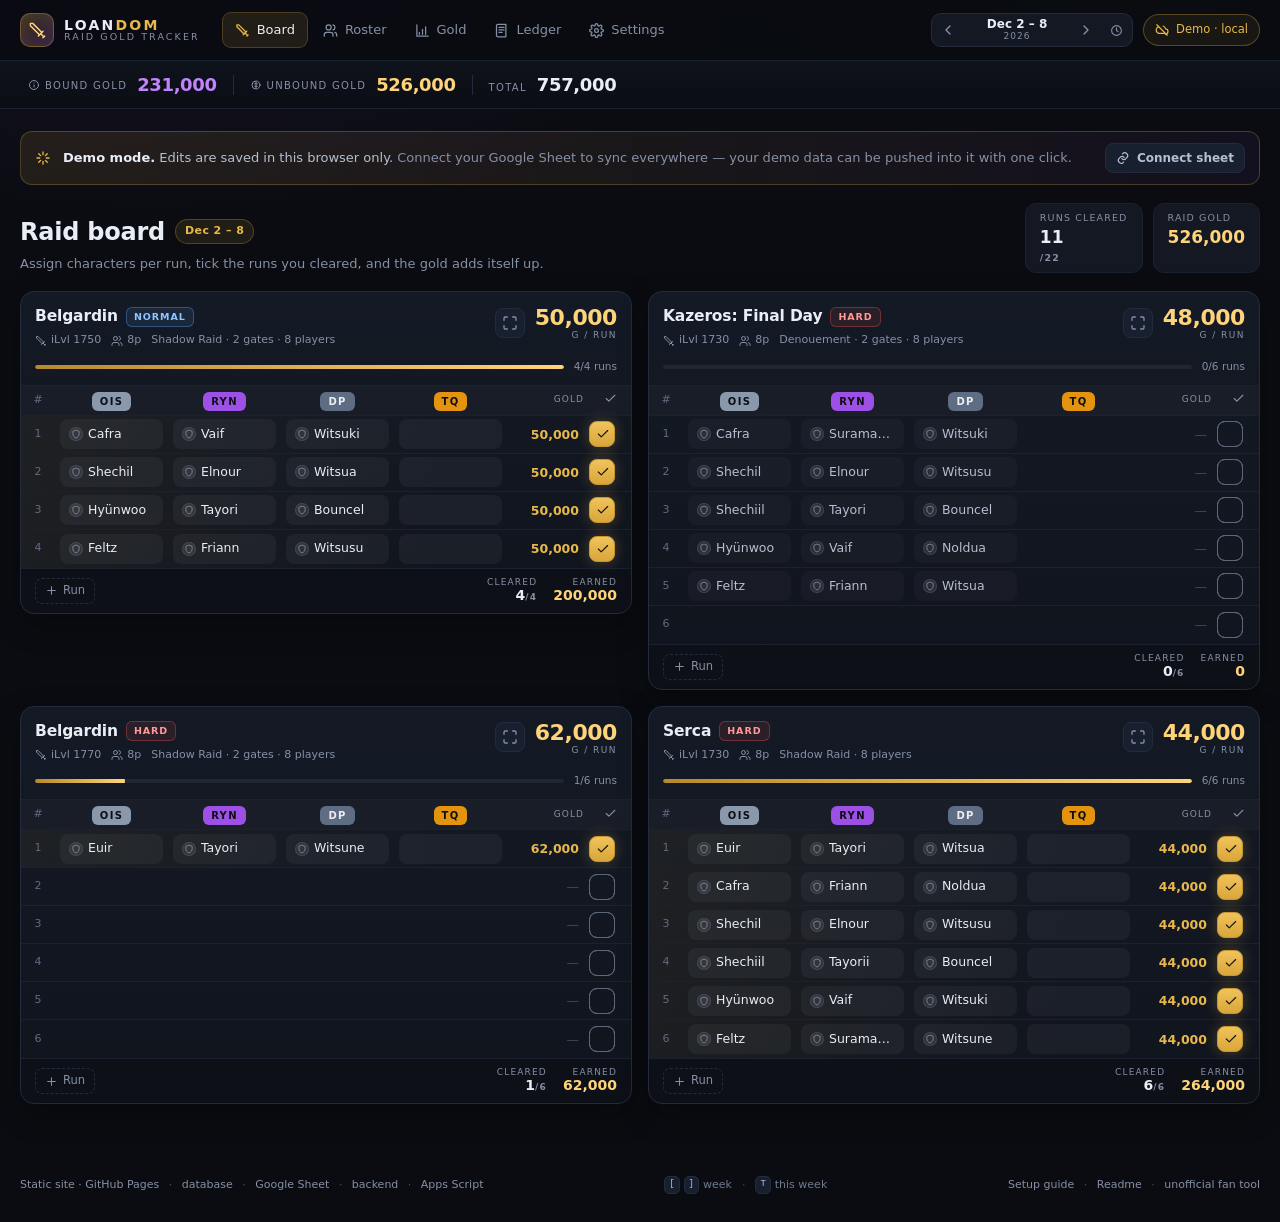
<file: index.html>
<!doctype html>
<html lang="en" data-build="6">
  <head>
    <meta charset="utf-8" />
    <meta name="viewport" content="width=device-width, initial-scale=1" />
    <title>LOANDOM — Lost Ark raid gold tracker</title>
    <meta
      name="description"
      content="Weekly Lost Ark raid gold tracker and character raid planner. Static site on GitHub Pages, database in a Google Sheet, no server required."
    />
    <meta name="theme-color" content="#0a0c11" />
    <meta name="color-scheme" content="dark" />
    <meta property="og:title" content="LOANDOM — Lost Ark raid gold tracker" />
    <meta
      property="og:description"
      content="Track raid gold, bound vs unbound, and who runs what this week. Google Sheet as the database, GitHub Pages as the host."
    />
    <meta property="og:type" content="website" />
    <link rel="icon" href="assets/favicon.svg" type="image/svg+xml" />
    <link rel="icon" href="favicon.ico" sizes="32x32" />
    <link rel="apple-touch-icon" href="assets/icon-180.png" />
    <meta name="apple-mobile-web-app-capable" content="yes" />
    <meta name="apple-mobile-web-app-title" content="LOANDOM" />
    <meta name="mobile-web-app-capable" content="yes" />
    <link rel="manifest" href="manifest.webmanifest" />
    <link rel="preconnect" href="https://drive.google.com" />
    <link rel="preconnect" href="https://drive.usercontent.google.com" />
    <link rel="dns-prefetch" href="https://drive.google.com" />
    <link rel="stylesheet" href="assets/css/app.css" />
    <link rel="modulepreload" href="assets/js/store.js" />
    <link rel="modulepreload" href="assets/js/ui.js" />
    <link rel="modulepreload" href="assets/js/views/board.js" />
  </head>
  <body data-route="board">
    <a class="skip-link" href="#view">Skip to content</a>

    <header class="topbar">
      <div class="topbar-inner">
        <a class="brand" href="#/board" aria-label="LOANDOM — raid board">
          <span class="brand-mark">
            <svg width="19" height="19" viewBox="0 0 24 24" fill="none" stroke="currentColor" stroke-width="1.8" stroke-linecap="round" stroke-linejoin="round" aria-hidden="true">
              <path d="M14.5 17.5 3 6V3h3l11.5 11.5" />
              <path d="m13 19 6-6" />
              <path d="m16 16 4 4" />
              <path d="m19 21 2-2" />
            </svg>
          </span>
          <span class="brand-text">
            <span class="brand-name">LOAN<em>DOM</em></span>
            <span class="brand-sub">raid gold tracker</span>
          </span>
        </a>

        <nav class="nav" id="nav" aria-label="Sections"></nav>

        <div class="topbar-right">
          <div class="weeknav" id="weeknav"></div>
          <div id="sync-pill"></div>
        </div>
      </div>
      <div class="syncbar" aria-hidden="true"><span></span></div>
    </header>

    <div class="totals" id="totals" aria-live="polite"></div>

    <div class="alert-slot" id="sync-alert"></div>

    <main class="view" id="view" tabindex="-1">
      <div class="boot-skeleton" role="status" aria-live="polite">
        <p class="boot-line"><span class="spinner" style="--sp:14px" aria-hidden="true"></span>Loading your week…</p>
        <div class="skeleton-grid" aria-hidden="true">
          <div class="sk-card">
            <div class="sk-row"><span class="sk title"></span><span class="sk pill" style="margin-left:auto"></span></div>
            <div class="sk-row"><span class="sk short"></span><span class="sk"></span></div>
            <div class="sk-row"><span class="sk"></span><span class="sk"></span><span class="sk"></span></div>
            <div class="sk-row"><span class="sk"></span><span class="sk"></span><span class="sk"></span></div>
          </div>
          <div class="sk-card">
            <div class="sk-row"><span class="sk title"></span><span class="sk pill" style="margin-left:auto"></span></div>
            <div class="sk-row"><span class="sk short"></span><span class="sk"></span></div>
            <div class="sk-row"><span class="sk"></span><span class="sk"></span><span class="sk"></span></div>
            <div class="sk-row"><span class="sk"></span><span class="sk"></span><span class="sk"></span></div>
          </div>
        </div>
      </div>
    </main>

    <footer class="foot">
      <span>
        Static site · GitHub Pages
        <span class="dot">·</span>
        database
        <span class="dot">·</span>
        Google Sheet
        <span class="dot">·</span>
        backend
        <span class="dot">·</span>
        Apps Script
      </span>
      <span class="foot-keys">
        <kbd>[</kbd> <kbd>]</kbd> week
        <span class="dot">·</span>
        <kbd>T</kbd> this week
      </span>
      <span>
        <a href="SETUP.md">Setup guide</a>
        <span class="dot">·</span>
        <a href="README.md">Readme</a>
        <span class="dot">·</span>
        unofficial fan tool
      </span>
    </footer>

    <div id="overlay"></div>
    <div id="toasts" role="status" aria-live="polite" aria-relevant="additions" aria-atomic="false"></div>

    <noscript>
      <div style="max-width: 560px; margin: 80px auto; padding: 24px; border: 1px solid #232c3d; border-radius: 14px; font-family: system-ui; color: #e9edf6; background: #131822">
        <h1 style="font-size: 18px; margin-bottom: 8px">JavaScript is required</h1>
        <p style="color: #8590a6; font-size: 13px">
          LOANDOM is a static app that reads and writes a Google Sheet. Enable JavaScript and reload the page.
        </p>
      </div>
    </noscript>

    <script>
      /* Paint the last view before the ES modules arrive, so a reload shows the
         real board instead of a loading state. The app re-renders over it a
         moment later; if the build, route or week do not match, the skeleton
         stays. Bump data-build on <html> when the shell markup changes. */
      (function () {
        try {
          var raw = null;
          try {
            raw = sessionStorage.getItem('loandom.boot.v1') || localStorage.getItem('loandom.boot.v1');
          } catch (error) {
            raw = null;
          }
          if (!raw) return;
          var saved = JSON.parse(raw);
          if (!saved || !saved.views || !saved.at) return;
          if (saved.build !== document.documentElement.getAttribute('data-build')) return;
          if (Date.now() - saved.at > 12 * 60 * 60 * 1000) return;

          var route = location.hash.replace(/^#\/?/, '').split('/')[0] || 'board';
          var urlWeek = new URLSearchParams(location.search).get('w') || '';
          var sameWeek = !urlWeek || urlWeek === saved.week;
          var cachedView = saved.views[route];

          var put = function (id, html) {
            if (!html) return;
            var el = document.getElementById(id);
            if (el) el.innerHTML = html;
          };

          put('nav', saved.nav);
          put('sync-pill', saved.pill);
          if (sameWeek) {
            put('weeknav', saved.weeknav);
            put('totals', saved.totals);
          }
          if (sameWeek && cachedView) {
            put('view', cachedView);
            document.documentElement.setAttribute('data-restored', '1');
          }
        } catch (error) {
          /* private mode or a corrupt cache: the skeleton stays */
        }
      })();
    </script>

    <script type="module" src="assets/js/app.js"></script>

    <script>
      /* Registered during parse, not on load: the cache starts warming while
         the page is still being parsed. A new worker that takes over an
         already-controlled page is an update; the first claim is not. */
      if ('serviceWorker' in navigator) {
        var loandomControlled = Boolean(navigator.serviceWorker.controller);
        navigator.serviceWorker.addEventListener('controllerchange', function () {
          if (!loandomControlled) {
            loandomControlled = true;
            return;
          }
          window.__loandomUpdate = true;
          window.dispatchEvent(new Event('loandom:update'));
        });
        navigator.serviceWorker.addEventListener('message', function (event) {
          if (event.data && event.data.type === 'shell-updated') {
            window.__loandomUpdate = true;
            window.dispatchEvent(new Event('loandom:update'));
          }
        });
        navigator.serviceWorker.register('sw.js', { updateViaCache: 'none' }).catch(function () {});
      }
    </script>
  </body>
</html>
</file>
<file: assets/css/app.css>
/* ==========================================================================
   LOANDOM — dark, gold-accented, dense but breathable.
   Single stylesheet, no framework, no build step.
   ========================================================================== */

:root {
  --bg: #0a0c11;
  --bg-soft: #0d1017;
  --panel: #131822;
  --panel-2: #182030;
  --panel-3: #1e2739;
  --line: #232c3d;
  --line-soft: #1a2230;
  --text: #e9edf6;
  --text-dim: #b6bfd0;
  --muted: #8590a6;
  --gold: #e8b84b;
  --gold-bright: #ffd479;
  --gold-deep: #b8892b;
  --violet: #a855f7;
  --violet-soft: #c084fc;
  --red: #f0554f;
  --green: #3ddc97;
  --blue: #5aa9f8;
  --radius: 14px;
  --radius-sm: 9px;
  --shadow: 0 18px 45px rgba(0, 0, 0, 0.45);
  --font: "Inter", ui-sans-serif, system-ui, -apple-system, "Segoe UI", Roboto, "Helvetica Neue", Arial, sans-serif;
  --mono: ui-monospace, "SF Mono", "Cascadia Code", Consolas, monospace;
}

* { box-sizing: border-box; }

html { color-scheme: dark; }

button, a, input, select, textarea, summary, label {
  touch-action: manipulation;
  -webkit-tap-highlight-color: rgba(232, 184, 75, 0.16);
}

.sr-only {
  position: absolute; width: 1px; height: 1px; margin: -1px; padding: 0;
  overflow: hidden; clip: rect(0 0 0 0); clip-path: inset(50%); white-space: nowrap; border: 0;
}

body {
  margin: 0;
  font-family: var(--font);
  font-size: 14px;
  line-height: 1.5;
  color: var(--text);
  background:
    radial-gradient(1100px 600px at 12% -10%, rgba(168, 85, 247, 0.10), transparent 60%),
    radial-gradient(900px 500px at 88% -15%, rgba(232, 184, 75, 0.09), transparent 60%),
    var(--bg);
  min-height: 100vh;
  -webkit-font-smoothing: antialiased;
}

body.has-overlay { overflow: hidden; }

a { color: inherit; text-decoration: none; }
button { font: inherit; color: inherit; }
h1, h2, h3, h4 { margin: 0; font-weight: 650; letter-spacing: -0.01em; }
h1, h2 { text-wrap: balance; }
p { margin: 0; }
code { font-family: var(--mono); font-size: 0.92em; background: rgba(255, 255, 255, 0.06); padding: 1px 5px; border-radius: 5px; }
kbd {
  font-family: var(--mono); font-size: 10px; padding: 1px 5px; border-radius: 5px;
  border: 1px solid var(--line); background: var(--panel-2); color: var(--text-dim);
}
svg.i { flex: none; display: inline-block; vertical-align: -2px; }

::selection { background: rgba(232, 184, 75, 0.3); }

::-webkit-scrollbar { width: 10px; height: 10px; }
::-webkit-scrollbar-track { background: transparent; }
::-webkit-scrollbar-thumb { background: #2a3448; border-radius: 99px; border: 2px solid var(--bg); }
::-webkit-scrollbar-thumb:hover { background: #354158; }

:focus-visible { outline: 2px solid var(--gold); outline-offset: 2px; }

/* Sticky topbar (60px) plus totals (~36px) must not cover a focused or
   deep-linked element. */
#view, #view [id], .view-head, .panel, section[id], h1, h2, h3 { scroll-margin-top: 104px; }

.skip-link {
  position: absolute; left: -9999px; top: 8px; z-index: 100;
  padding: 8px 14px; border-radius: 8px; background: var(--gold); color: #12100a; font-weight: 650;
}
.skip-link:focus { left: 12px; }

/* ------------------------------------------------------------------ shell */

.topbar {
  position: sticky; top: 0; z-index: 40;
  background: rgba(9, 11, 16, 0.82);
  backdrop-filter: blur(14px);
  border-bottom: 1px solid var(--line-soft);
}

.topbar-inner {
  max-width: 1480px; margin: 0 auto; padding: 0 20px;
  height: 60px; display: flex; align-items: center; gap: 22px;
}

.brand { display: flex; align-items: center; gap: 10px; flex: none; }
.brand-mark {
  width: 34px; height: 34px; border-radius: 10px; display: grid; place-items: center;
  background: linear-gradient(145deg, rgba(232, 184, 75, 0.22), rgba(168, 85, 247, 0.22));
  border: 1px solid rgba(232, 184, 75, 0.35); color: var(--gold-bright);
  box-shadow: inset 0 0 18px rgba(232, 184, 75, 0.12);
}
.brand-text { display: flex; flex-direction: column; line-height: 1.05; }
.brand-name { font-weight: 750; letter-spacing: 0.16em; font-size: 14px; }
.brand-name em { font-style: normal; color: var(--gold); }
.brand-sub { font-size: 9.5px; letter-spacing: 0.22em; text-transform: uppercase; color: var(--muted); }

.nav { display: flex; align-items: center; gap: 2px; overflow-x: auto; scrollbar-width: none; }
.nav::-webkit-scrollbar { display: none; }
.nav-link {
  display: inline-flex; align-items: center; gap: 7px; padding: 7px 12px; border-radius: 9px;
  color: var(--muted); font-size: 13px; font-weight: 500; white-space: nowrap;
  border: 1px solid transparent; transition: color 0.15s, background 0.15s;
}
.nav-link:hover { color: var(--text); background: rgba(255, 255, 255, 0.04); }
.nav-link.is-active { color: var(--text); background: rgba(232, 184, 75, 0.10); border-color: rgba(232, 184, 75, 0.22); }
.nav-link.is-active svg { color: var(--gold); }

.topbar-right { margin-left: auto; display: flex; align-items: center; gap: 10px; }

.weeknav { display: flex; align-items: center; gap: 2px; background: var(--panel); border: 1px solid var(--line); border-radius: 10px; padding: 2px; }
.week-arrow, .week-today {
  width: 28px; height: 28px; display: grid; place-items: center; border: 0; background: transparent;
  color: var(--muted); border-radius: 7px; cursor: pointer;
}
.week-arrow:hover, .week-today:hover { background: var(--panel-2); color: var(--text); }
.week-now {
  border: 0; background: transparent; padding: 0 6px;
  display: flex; flex-direction: column; align-items: center; line-height: 1.1; min-width: 106px;
}
.week-now-label { font-size: 12px; font-weight: 600; color: var(--text); white-space: nowrap; }
.week-now-year { font-size: 9px; letter-spacing: 0.12em; color: var(--muted); }

.sync-pill {
  display: inline-flex; align-items: center; gap: 7px; height: 32px; padding: 0 11px;
  border-radius: 99px; border: 1px solid var(--line); background: var(--panel);
  font-size: 11.5px; color: var(--text-dim); cursor: pointer; white-space: nowrap;
}
.sync-pill:hover { border-color: #33405a; }
.sync-pill.is-on { color: var(--green); border-color: rgba(61, 220, 151, 0.28); background: rgba(61, 220, 151, 0.07); }
.sync-pill.is-demo { color: var(--gold); border-color: rgba(232, 184, 75, 0.3); background: rgba(232, 184, 75, 0.07); }
.sync-pill.is-saving { color: var(--blue); border-color: rgba(90, 169, 248, 0.3); background: rgba(90, 169, 248, 0.07); }
.sync-pill.is-readonly { color: var(--blue); border-color: rgba(90, 169, 248, 0.3); background: rgba(90, 169, 248, 0.07); }
.sync-pill.is-error { color: var(--red); border-color: rgba(240, 85, 79, 0.35); background: rgba(240, 85, 79, 0.08); }

/* ----------------------------------------------------------------- totals */

.totals {
  position: sticky; top: 60px; z-index: 35;
  background: linear-gradient(180deg, rgba(15, 19, 27, 0.96), rgba(11, 14, 20, 0.96));
  border-bottom: 1px solid var(--line-soft);
  backdrop-filter: blur(10px);
}
.totals-inner {
  max-width: 1480px; margin: 0 auto; padding: 8px 20px;
  display: flex; align-items: center; gap: 8px;
}
/* Scoped to the totals strip so .total never leaks onto .gold-card.total. */
.totals .total {
  border: 0; background: transparent; cursor: pointer; padding: 2px 8px; border-radius: 8px;
  display: flex; align-items: baseline; gap: 10px; text-align: left;
}
.totals .total:hover { background: rgba(255, 255, 255, 0.035); }
.totals .total-label { font-size: 10px; letter-spacing: 0.13em; text-transform: uppercase; color: var(--muted); display: inline-flex; align-items: center; gap: 5px; }
.totals .total strong { font-size: 18px; font-variant-numeric: tabular-nums; letter-spacing: -0.02em; }
.totals .total-bound strong { color: var(--violet-soft); }
.totals .total-unbound strong { color: var(--gold-bright); }
.totals .total-sum strong { color: var(--text); }
.totals .total-sep { width: 1px; height: 20px; background: var(--line); }

/* ------------------------------------------------------------------ view */

.view { max-width: 1480px; margin: 0 auto; padding: 22px 20px 72px; }

.view-head { display: flex; align-items: flex-end; justify-content: space-between; gap: 24px; margin-bottom: 18px; flex-wrap: wrap; }
.view-head h1 { font-size: 24px; display: flex; align-items: center; gap: 10px; flex-wrap: wrap; }
.view-head p { color: var(--muted); font-size: 13px; margin-top: 4px; max-width: 70ch; }
.week-chip {
  font-size: 11px; font-weight: 600; letter-spacing: 0.04em; color: var(--gold);
  background: rgba(232, 184, 75, 0.1); border: 1px solid rgba(232, 184, 75, 0.25);
  padding: 3px 9px; border-radius: 99px; vertical-align: middle;
}
.head-stats { display: flex; gap: 10px; }
.head-stat {
  background: var(--panel); border: 1px solid var(--line-soft); border-radius: 11px;
  padding: 7px 14px; min-width: 92px;
}
.head-stat span { display: block; font-size: 9.5px; letter-spacing: 0.12em; text-transform: uppercase; color: var(--muted); }
.head-stat strong { font-size: 17px; font-variant-numeric: tabular-nums; }
.head-actions { display: flex; gap: 8px; }

.gold-text { color: var(--gold-bright); }
.violet-text { color: var(--violet-soft); }
.muted { color: var(--muted); }
.dash { color: #4b566c; }

/* ----------------------------------------------------------------- banner */

.banner {
  display: flex; align-items: center; gap: 12px; padding: 11px 14px; margin-bottom: 18px;
  border-radius: 12px; border: 1px solid rgba(232, 184, 75, 0.25);
  background: linear-gradient(90deg, rgba(232, 184, 75, 0.10), rgba(168, 85, 247, 0.06));
  font-size: 13px; color: var(--text-dim);
}
.banner-icon { color: var(--gold); display: grid; place-items: center; }
.banner strong { color: var(--text); }
.banner .btn { margin-left: auto; }
.banner-readonly {
  border-color: rgba(90, 169, 248, 0.28);
  background: linear-gradient(90deg, rgba(90, 169, 248, 0.10), rgba(168, 85, 247, 0.04));
}
.banner-readonly .banner-icon { color: var(--blue); }

/* ---------------------------------------------------------------- buttons */

.btn {
  display: inline-flex; align-items: center; justify-content: center; gap: 7px;
  height: 36px; padding: 0 14px; border-radius: 10px; cursor: pointer;
  background: var(--panel-2); border: 1px solid var(--line); color: var(--text-dim);
  font-size: 13px; font-weight: 550; white-space: nowrap;
  transition: background 0.15s, border-color 0.15s, color 0.15s, transform 0.06s;
}
.btn:hover { background: var(--panel-3); color: var(--text); border-color: #33405a; }
.btn:active { transform: translateY(1px); }
.btn:disabled { opacity: 0.55; cursor: default; }
.btn.primary {
  background: linear-gradient(180deg, #f0c35b, #d9a63a); border-color: #c9962c;
  color: #151208; font-weight: 650; box-shadow: 0 6px 18px rgba(232, 184, 75, 0.16);
}
.btn.primary:hover { background: linear-gradient(180deg, #ffd479, #e5b344); color: #151208; }
.btn.ghost { background: transparent; }
.btn.ghost:hover { background: rgba(255, 255, 255, 0.05); }
.btn.danger { background: rgba(240, 85, 79, 0.14); border-color: rgba(240, 85, 79, 0.4); color: #ff9a95; }
.btn.danger:hover { background: rgba(240, 85, 79, 0.22); }
.btn.small { height: 30px; padding: 0 10px; font-size: 12px; border-radius: 8px; }
.danger-text { color: #f08a85; }
.danger-text:hover { color: #ffb1ad; }

.icon-btn {
  width: 34px; height: 34px; display: grid; place-items: center; border-radius: 9px;
  border: 1px solid var(--line); background: var(--panel-2); color: var(--muted); cursor: pointer;
}
.icon-btn:hover { color: var(--text); background: var(--panel-3); }

.mini {
  width: 24px; height: 24px; display: inline-grid; place-items: center; border-radius: 7px;
  border: 1px solid transparent; background: transparent; color: var(--muted); cursor: pointer;
}
.mini:hover { background: rgba(255, 255, 255, 0.07); color: var(--text); border-color: var(--line); }
.mini.danger:hover { color: #ff9a95; border-color: rgba(240, 85, 79, 0.4); background: rgba(240, 85, 79, 0.12); }
.link-btn {
  display: inline-flex; align-items: center; gap: 5px; border: 0; background: transparent;
  color: var(--gold); font-size: 12px; cursor: pointer; padding: 2px 0;
}
.link-btn:hover { color: var(--gold-bright); text-decoration: underline; }

/* --------------------------------------------------------------- controls */

.field { display: flex; flex-direction: column; gap: 5px; min-width: 0; }
.field > span { font-size: 11px; letter-spacing: 0.06em; text-transform: uppercase; color: var(--muted); font-weight: 600; }
.field > small { font-size: 11px; color: var(--muted); }
.field.grow { flex: 1; min-width: 140px; }
.field.span2, .form-grid > .span2 { grid-column: span 2; }
.field-actions { justify-content: flex-end; flex-direction: row; align-items: center; }

input, select, textarea {
  height: 36px; padding: 0 10px; border-radius: 9px; border: 1px solid var(--line);
  background: var(--bg-soft); color: var(--text); font-size: 13px; min-width: 0;
  transition: border-color 0.15s, background 0.15s;
}
input:hover, select:hover { border-color: #33405a; }
input:focus, select:focus, textarea:focus { outline: none; border-color: var(--gold); background: #0b0e15; box-shadow: 0 0 0 3px rgba(232, 184, 75, 0.12); }
input::placeholder { color: #5b6579; }
select { appearance: none; background-image: linear-gradient(45deg, transparent 50%, var(--muted) 50%), linear-gradient(135deg, var(--muted) 50%, transparent 50%); background-position: calc(100% - 14px) 15px, calc(100% - 9px) 15px; background-size: 5px 5px; background-repeat: no-repeat; padding-right: 26px; }
input[type="color"] { width: 34px; height: 34px; padding: 3px; cursor: pointer; }
input[type="checkbox"] { width: 16px; height: 16px; accent-color: var(--gold); }

.cell-input { height: 30px; padding: 0 8px; font-size: 12.5px; border-radius: 7px; background: transparent; border-color: transparent; }
.cell-input:hover { background: var(--bg-soft); border-color: var(--line); }
.cell-input:focus { background: var(--bg-soft); }
.w-xs { width: 64px; }
.w-sm { width: 120px; }
.w-md { width: 92px; }

.form-grid { display: grid; grid-template-columns: repeat(2, minmax(0, 1fr)); gap: 12px; }
.form-grid.compact { grid-template-columns: repeat(6, minmax(0, 1fr)); align-items: end; margin-top: 14px; }
.form-grid.compact .btn { grid-column: span 1; }
.check-field { display: inline-flex; align-items: center; gap: 8px; font-size: 13px; color: var(--text-dim); }
.inline-fields { display: flex; gap: 10px; }
.inline-fields .field { width: 110px; }

.input-with-action { display: flex; gap: 6px; }
.input-with-action input { flex: 1; min-width: 0; }
.input-with-action .btn { height: 36px; flex: none; }
.input-with-action .icon-btn { width: 36px; height: 36px; flex: none; }

.secret-row { display: flex; gap: 8px; margin-top: 10px; }
.secret-input { flex: 1; min-width: 0; font-family: var(--mono); font-size: 12.5px; letter-spacing: 0.02em; }

.access-block {
  display: flex; flex-direction: column; gap: 8px;
  padding: 13px 15px; border-top: 1px solid var(--line-soft);
  background: linear-gradient(180deg, rgba(61, 220, 151, 0.05), transparent);
}
.access-head { display: flex; align-items: center; gap: 8px; }
.access-head h3 { font-size: 12.5px; margin-right: auto; display: flex; align-items: center; gap: 6px; }
.access-head h3 svg { color: var(--green); }
.access-block p { font-size: 11.5px; max-width: 72ch; }
.inline-actions { display: flex; flex-wrap: wrap; gap: 8px; }
.tiny-note { color: var(--muted); font-size: 10.5px; }

/* -------------------------------------------------------- class picker */
.class-picker { display: block; min-width: 0; margin: 0; padding: 0; border: 0; }
.class-picker legend {
  padding: 0; margin-bottom: 5px; font-size: 11px; letter-spacing: 0.06em;
  text-transform: uppercase; color: var(--muted); font-weight: 600;
}
.class-picker-note { margin: 0 0 7px; font-size: 11px; color: var(--muted); }
.class-picker-groups {
  display: grid; grid-template-columns: repeat(2, minmax(0, 1fr)); gap: 8px 14px;
  max-height: 270px; overflow: auto; overscroll-behavior: contain; scrollbar-gutter: stable;
  padding: 8px; border: 1px solid var(--line); border-radius: 10px;
  background: rgba(0, 0, 0, 0.14);
}
.class-group { min-width: 0; }
.class-group-label {
  display: block; margin: 0 0 3px 2px; font-size: 9.5px; font-weight: 700;
  letter-spacing: 0.09em; text-transform: uppercase; color: #77839a;
}
.class-group-grid { display: grid; grid-template-columns: repeat(auto-fill, minmax(132px, 1fr)); gap: 2px; }
.class-choice {
  position: relative; display: flex; align-items: center; gap: 7px; min-width: 0;
  padding: 4px 6px; border: 1px solid transparent; border-radius: 7px; cursor: pointer;
  color: var(--text-dim); transition: background 0.12s, border-color 0.12s, color 0.12s;
}
.class-choice:hover { background: rgba(255, 255, 255, 0.05); color: var(--text); }
.class-choice.is-selected {
  color: var(--text); border-color: color-mix(in srgb, var(--gold) 45%, transparent);
  background: color-mix(in srgb, var(--gold) 12%, transparent);
}
.class-choice input {
  position: absolute; width: 1px; height: 1px; margin: -1px; padding: 0; border: 0;
  overflow: hidden; clip: rect(0 0 0 0); clip-path: inset(50%); white-space: nowrap;
}
.class-choice:focus-within { outline: 2px solid var(--gold); outline-offset: 1px; }
.class-choice-icon { display: inline-flex; flex: none; }
.class-choice-name { min-width: 0; overflow: hidden; text-overflow: ellipsis; white-space: nowrap; font-size: 11.5px; font-weight: 600; }
.class-custom { display: flex; flex-direction: column; gap: 4px; margin-top: 8px; }
.class-custom > span { font-size: 10.5px; letter-spacing: 0.06em; text-transform: uppercase; color: var(--muted); font-weight: 600; }

@media (max-width: 620px) {
  .class-picker-groups { grid-template-columns: minmax(0, 1fr); max-height: 250px; }
  .class-group-grid { grid-template-columns: repeat(2, minmax(0, 1fr)); }
}

/* ----------------------------------------------------------------- chips */

.badge {
  display: inline-flex; align-items: center; gap: 4px; padding: 2px 7px; border-radius: 6px;
  font-size: 9.5px; font-weight: 700; letter-spacing: 0.1em; text-transform: uppercase;
  border: 1px solid var(--line); color: var(--muted); background: rgba(255, 255, 255, 0.03);
}
.badge.subtle { font-weight: 600; letter-spacing: 0.06em; }
.diff-normal { color: #8ec5ff; border-color: rgba(90, 169, 248, 0.35); background: rgba(90, 169, 248, 0.1); }
.diff-hard { color: #ff9a95; border-color: rgba(240, 85, 79, 0.35); background: rgba(240, 85, 79, 0.1); }
.diff-nightmare { color: var(--violet-soft); border-color: rgba(168, 85, 247, 0.4); background: rgba(168, 85, 247, 0.12); }
.diff-solo { color: #b8c2d4; border-color: var(--line); }

.pill {
  display: inline-flex; align-items: center; gap: 7px; padding: 4px 10px; border-radius: 99px;
  font-size: 11px; font-weight: 600; border: 1px solid var(--line); color: var(--muted);
}
.pill-dot { width: 7px; height: 7px; border-radius: 99px; background: currentColor; box-shadow: 0 0 8px currentColor; }
.pill.is-on { color: var(--green); border-color: rgba(61, 220, 151, 0.3); background: rgba(61, 220, 151, 0.07); }
.pill.is-demo { color: var(--gold); border-color: rgba(232, 184, 75, 0.3); background: rgba(232, 184, 75, 0.07); }
.pill.is-error { color: var(--red); border-color: rgba(240, 85, 79, 0.35); background: rgba(240, 85, 79, 0.08); }

/* ----------------------------------------------------------------- board */

.raid-grid { display: grid; grid-template-columns: repeat(2, minmax(0, 1fr)); gap: 16px; align-items: start; }

.raid {
  background: linear-gradient(180deg, #141a25 0%, #10141d 100%);
  border: 1px solid var(--line); border-radius: var(--radius);
  overflow: hidden; box-shadow: 0 10px 30px rgba(0, 0, 0, 0.28);
  display: flex; flex-direction: column;
}
.raid.is-inactive { opacity: 0.55; }

.raid-head { display: flex; align-items: flex-start; justify-content: space-between; gap: 12px; padding: 13px 14px 10px; }
.raid-headline { min-width: 0; }
.raid-title { display: flex; align-items: center; gap: 8px; flex-wrap: wrap; }
.raid-title h2 { font-size: 15.5px; }
.raid-meta { display: flex; align-items: center; gap: 10px; flex-wrap: wrap; margin-top: 4px; font-size: 11px; color: var(--muted); }
.meta-item { display: inline-flex; align-items: center; gap: 4px; }

.raid-payout { text-align: right; flex: none; display: flex; flex-direction: column; align-items: flex-end; line-height: 1.15; }
.payout-main { font-size: 22px; font-weight: 750; color: var(--gold-bright); font-variant-numeric: tabular-nums; letter-spacing: -0.02em; }
.payout-unit { font-size: 9px; letter-spacing: 0.16em; text-transform: uppercase; color: var(--muted); }

.raid-strip { display: flex; align-items: center; gap: 10px; padding: 0 14px 10px; }
.progress { flex: 1; height: 4px; border-radius: 99px; background: rgba(255, 255, 255, 0.06); overflow: hidden; }
.progress > span { display: block; width: 100%; height: 100%; border-radius: 99px; background: linear-gradient(90deg, var(--gold-deep), var(--gold-bright)); transform: scaleX(0); transform-origin: left center; transition: transform 0.3s ease; }
.progress.tone-danger > span { background: linear-gradient(90deg, #b93d38, var(--red)); }
.progress.tone-violet > span { background: linear-gradient(90deg, #7c3aed, var(--violet-soft)); }
.strip-label { font-size: 10.5px; color: var(--muted); font-variant-numeric: tabular-nums; white-space: nowrap; }

.raid-table { border-top: 1px solid var(--line-soft); }
.raid-row {
  display: grid;
  grid-template-columns:
    var(--idx-w, 34px) repeat(var(--players, 3), minmax(0, 1fr))
    var(--gold-w, 82px) var(--chk-w, 42px);
  align-items: center;
  border-bottom: 1px solid var(--line-soft);
  min-height: 38px;
}
.raid-row:last-child { border-bottom: 0; }
.raid-row .cell { min-width: 0; padding: 3px 5px; }
.raid-row.head-row { background: rgba(255, 255, 255, 0.025); min-height: 30px; position: sticky; top: 0; }
.raid-row.head-row .cell { padding: 4px 5px; }

.cell.idx { position: relative; text-align: center; color: #5f6b82; font-size: 11px; font-variant-numeric: tabular-nums; }
.run-no { display: block; }
.run-tools {
  position: absolute; inset: 0; display: flex; align-items: center; justify-content: center; gap: 1px;
  opacity: 0; background: var(--panel); transition: opacity 0.12s;
}
.run-menu-btn { display: none; }
.run-row:hover .run-tools, .run-row:focus-within .run-tools { opacity: 1; }
.run-row:hover .run-no { opacity: 0; }

.player-head { text-align: center; }
.player-tag {
  display: inline-block; padding: 2px 8px; border-radius: 6px; font-size: 10px; font-weight: 750;
  letter-spacing: 0.13em; background: var(--pc, #a855f7); color: var(--pc-ink, #fff); opacity: 0.92;
}
.gold-head, .check-head { text-align: right; font-size: 9px; letter-spacing: 0.12em; text-transform: uppercase; color: var(--muted); }
.check-head { text-align: center; }

.slot {
  width: 100%; height: 30px; padding: 0 8px; display: flex; align-items: center; gap: 5px;
  border-radius: 8px; border: 1px solid transparent; background: rgba(255, 255, 255, 0.028);
  color: var(--text-dim); font-size: 12.5px; cursor: pointer; text-align: left;
  transition: background 0.12s, border-color 0.12s, color 0.12s;
}
.slot:hover { background: rgba(255, 255, 255, 0.07); border-color: var(--line); color: var(--text); }
.slot-name { overflow: hidden; text-overflow: ellipsis; white-space: nowrap; flex: 1; }
.slot.is-empty { justify-content: center; color: #455168; background: transparent; border: 1px dashed transparent; }
.slot.is-empty .slot-plus { opacity: 0; transition: opacity 0.12s; }
.raid-row:hover .slot.is-empty { border-color: var(--line); background: rgba(255, 255, 255, 0.02); }
.raid-row:hover .slot.is-empty .slot-plus { opacity: 1; }
.slot.is-warn { color: #ffc9a3; border-color: rgba(240, 140, 79, 0.28); background: rgba(240, 140, 79, 0.08); }
.slot-flag { color: #f0904f; display: inline-flex; }

.run-row.is-cleared { background: linear-gradient(90deg, rgba(232, 184, 75, 0.055), transparent 70%); }
.run-row.is-cleared .slot { color: var(--text); background: rgba(255, 255, 255, 0.045); }

.cell.gold { text-align: right; font-variant-numeric: tabular-nums; padding-right: 10px; }
.gold-value { font-size: 12.5px; font-weight: 600; color: var(--gold); }
.gold-value.is-zero { color: #3f4a5e; font-weight: 400; }
.gold-mult { font-size: 9.5px; color: var(--muted); margin-left: 3px; }

.check { width: 26px; height: 26px; border-radius: 8px; border: 1.5px solid #5b6779; background: transparent; color: transparent; display: inline-grid; place-items: center; cursor: pointer; transition: background 0.14s, border-color 0.14s, color 0.14s, box-shadow 0.14s; }
.check:hover { border-color: var(--gold); color: rgba(232, 184, 75, 0.5); }
.check.on { background: linear-gradient(180deg, #f0c35b, #d9a63a); border-color: #c9962c; color: #17130a; box-shadow: 0 0 14px rgba(232, 184, 75, 0.28); }
.cell.check { display: flex; justify-content: center; padding: 4px 6px; }

.raid-empty { padding: 18px 14px; display: flex; align-items: center; justify-content: space-between; gap: 12px; color: var(--muted); font-size: 12.5px; border-bottom: 1px solid var(--line-soft); }

.raid-foot { display: flex; align-items: center; gap: 16px; padding: 9px 14px; margin-top: auto; background: rgba(0, 0, 0, 0.22); border-top: 1px solid var(--line-soft); }
.foot-actions { margin-right: auto; }
.add-run {
  display: inline-flex; align-items: center; gap: 5px; height: 26px; padding: 0 9px;
  border-radius: 7px; border: 1px dashed var(--line); background: transparent;
  color: var(--muted); font-size: 11.5px; cursor: pointer;
}
.add-run:hover { color: var(--gold); border-color: rgba(232, 184, 75, 0.5); background: rgba(232, 184, 75, 0.07); }
.foot-stat { display: flex; flex-direction: column; align-items: flex-end; line-height: 1.1; }
.foot-stat span { font-size: 9px; letter-spacing: 0.13em; text-transform: uppercase; color: var(--muted); }
.foot-stat strong { font-size: 14px; font-variant-numeric: tabular-nums; }

/* ---------------------------------------------------------------- roster */

.rules-strip {
  display: flex; align-items: center; gap: 12px; flex-wrap: wrap; margin-bottom: 16px;
  padding: 9px 13px; border-radius: 10px; background: rgba(232, 184, 75, 0.05);
  border: 1px solid rgba(232, 184, 75, 0.16); font-size: 12px; color: var(--text-dim);
}
.rules-strip svg { color: var(--gold); }

.roster-grid { display: grid; grid-template-columns: repeat(2, minmax(0, 1fr)); gap: 16px; align-items: start; }
.roster-card {
  background: linear-gradient(180deg, #141a25, #10141d);
  border: 1px solid var(--line); border-radius: var(--radius); overflow: hidden;
  display: flex; flex-direction: column;
}
.roster-head { display: flex; align-items: center; gap: 11px; padding: 13px 14px 10px; }
.avatar {
  width: 38px; height: 38px; border-radius: 11px; display: grid; place-items: center;
  background: var(--pc); color: var(--pc-ink); font-weight: 800; font-size: 13px; letter-spacing: 0.04em;
  flex: none; box-shadow: inset 0 0 0 1px rgba(255, 255, 255, 0.12);
}
.roster-id { min-width: 0; }
.roster-id h2 { font-size: 15px; }
.roster-id p { font-size: 11px; color: var(--muted); }
.add-char { margin-left: auto; display: flex; gap: 4px; }
.add-char input { height: 32px; width: 128px; font-size: 12px; }
.add-char .icon-btn { width: 32px; height: 32px; }
.roster-cap { padding: 0 14px 8px; }
.roster-cap .progress { height: 3px; }

.roster-table th { padding: 6px 10px; }
.roster-table td { padding: 6px 10px; }
.char-name-cell { display: flex; align-items: center; gap: 7px; }
.class-logo {
  display: inline-grid; place-items: center; flex: none; border-radius: 7px;
  background: color-mix(in srgb, var(--cc, #5b6579) 16%, rgba(255, 255, 255, 0.03));
  color: color-mix(in srgb, var(--cc, #8590a6) 62%, #ffffff 38%);
  box-shadow: inset 0 0 0 1px color-mix(in srgb, var(--cc, #5b6579) 42%, transparent);
  overflow: hidden;
}
.class-logo-glyph {
  display: block; width: 76%; height: 76%; background: currentColor;
  -webkit-mask-image: var(--class-icon); mask-image: var(--class-icon);
  -webkit-mask-repeat: no-repeat; mask-repeat: no-repeat;
  -webkit-mask-position: center; mask-position: center;
  -webkit-mask-size: contain; mask-size: contain;
}
.class-logo-crest { display: block; }
.class-dot { display: inline-block; width: 6px; height: 6px; border-radius: 99px; margin-right: 6px; vertical-align: 1px; }
.char-name {
  border: 0; background: transparent; padding: 2px 0; cursor: pointer; display: inline-flex;
  align-items: center; gap: 5px; color: var(--text); font-size: 13px; font-weight: 550; text-align: left;
}
.char-name:hover { color: var(--gold-bright); }
.crown { color: var(--gold); display: inline-flex; }
.row-flag { color: #f0904f; display: inline-flex; }
.row-actions { text-align: right; white-space: nowrap; opacity: 0.45; transition: opacity 0.12s; }
tr:hover .row-actions { opacity: 1; }
.usage-cell { max-width: 260px; }
.usage {
  display: inline-flex; align-items: center; gap: 3px; padding: 2px 6px; margin: 1px 3px 1px 0;
  border-radius: 5px; font-size: 9.5px; font-weight: 650; letter-spacing: 0.04em;
  background: rgba(255, 255, 255, 0.05); color: var(--muted); border: 1px solid transparent;
}
.usage.is-cleared { color: #8ee6bd; background: rgba(61, 220, 151, 0.09); border-color: rgba(61, 220, 151, 0.22); }
.usage.is-idle { color: #8b96ab; background: transparent; border: 1px dashed var(--line); }
.usage.is-over { color: #ff9a95; background: rgba(240, 85, 79, 0.1); border-color: rgba(240, 85, 79, 0.3); }
.roster-empty { padding: 22px 16px; text-align: center; color: var(--muted); font-size: 12.5px; display: flex; flex-direction: column; gap: 3px; }

/* ------------------------------------------------------------------ gold */

.gold-cards { display: grid; grid-template-columns: repeat(3, minmax(0, 1fr)); gap: 14px; margin-bottom: 18px; }
.gold-card {
  border-radius: var(--radius); padding: 16px 18px; border: 1px solid var(--line);
  background: linear-gradient(180deg, #161c28, #11151e); position: relative; overflow: hidden;
}
.gold-card::after { content: ""; position: absolute; inset: 0; pointer-events: none; background: radial-gradient(120% 120% at 100% 0%, rgba(255, 255, 255, 0.05), transparent 55%); }
.gc-label { display: block; font-size: 9.5px; letter-spacing: 0.18em; text-transform: uppercase; color: var(--muted); font-weight: 700; }
.gc-value { display: block; font-size: 36px; font-weight: 800; letter-spacing: -0.03em; line-height: 1.15; font-variant-numeric: tabular-nums; margin: 2px 0 4px; }
.gc-sub { display: inline-flex; align-items: center; gap: 5px; font-size: 11px; color: var(--muted); }
.gold-card.bound { border-color: rgba(168, 85, 247, 0.28); background: linear-gradient(180deg, rgba(168, 85, 247, 0.12), rgba(17, 21, 30, 0.9)); }
.gold-card.bound .gc-value { color: var(--violet-soft); }
.gold-card.unbound { border-color: rgba(232, 184, 75, 0.3); background: linear-gradient(180deg, rgba(232, 184, 75, 0.13), rgba(17, 21, 30, 0.9)); }
.gold-card.unbound .gc-value { color: var(--gold-bright); }
.gold-card.total { border-color: var(--line); }
.gold-card.total .gc-value { color: var(--text); }

.summary-grid { display: grid; grid-template-columns: repeat(2, minmax(0, 1fr)); gap: 16px; align-items: start; }

.panel {
  background: linear-gradient(180deg, #141a25, #10141d);
  border: 1px solid var(--line); border-radius: var(--radius); overflow: hidden;
}
.panel-head { display: flex; align-items: center; justify-content: space-between; gap: 12px; padding: 12px 15px; border-bottom: 1px solid var(--line-soft); }
.panel-head h2 { font-size: 13.5px; display: flex; align-items: center; gap: 7px; }
.panel-head h2 svg { color: var(--gold); }
.panel-head .muted { font-size: 11px; }
.panel-foot { display: flex; align-items: center; justify-content: space-between; gap: 10px; padding: 9px 15px; border-top: 1px solid var(--line-soft); background: rgba(0, 0, 0, 0.18); font-size: 11.5px; }
.panel a:not(.btn), .details a { color: var(--gold); text-decoration: none; }
.panel a:not(.btn):hover, .details a:hover { color: var(--gold-bright); text-decoration: underline; }

.breakdown { padding: 6px 8px; }
.breakdown-row { display: flex; align-items: center; gap: 12px; padding: 8px 7px; border-radius: 9px; }
.breakdown-row:hover { background: rgba(255, 255, 255, 0.025); }
.bd-main { flex: 1; min-width: 0; }
.bd-title { display: flex; align-items: center; gap: 7px; font-size: 12.5px; margin-bottom: 5px; }
.bd-bar { height: 5px; border-radius: 99px; background: rgba(255, 255, 255, 0.06); overflow: hidden; }
.bd-bar > span { display: block; width: 100%; height: 100%; border-radius: 99px; background: linear-gradient(90deg, var(--gold-deep), var(--gold)); transform: scaleX(0); transform-origin: left center; transition: transform 0.3s; }
.bd-count { font-size: 11px; font-variant-numeric: tabular-nums; width: 34px; text-align: right; }
.bd-gold { font-size: 13px; font-variant-numeric: tabular-nums; width: 78px; text-align: right; color: var(--gold-bright); }
.bd-gold.is-zero { color: #465168; }
.breakdown-row.is-manual .bd-bar > span { background: linear-gradient(90deg, #7c3aed, var(--violet-soft)); }

.player-summary { padding: 4px 8px 8px; }
.ps-row { display: flex; align-items: center; gap: 10px; padding: 8px 6px; border-bottom: 1px solid var(--line-soft); }
.ps-row:last-child { border-bottom: 0; }
.ps-avatar { width: 30px; height: 30px; border-radius: 9px; display: grid; place-items: center; background: var(--pc); color: var(--pc-ink); font-size: 10px; font-weight: 800; flex: none; }
.ps-name { min-width: 0; flex: 1; display: flex; flex-direction: column; line-height: 1.25; }
.ps-name strong { font-size: 12.5px; }
.ps-name span { font-size: 10.5px; }
.ps-stat { text-align: right; min-width: 42px; }
.ps-stat span { display: block; font-size: 9px; letter-spacing: 0.1em; text-transform: uppercase; color: var(--muted); }
.ps-stat strong { font-size: 13px; font-variant-numeric: tabular-nums; }
.ps-bar { width: 52px; }
.ps-bar .progress { height: 3px; }

.history { display: flex; align-items: flex-end; gap: 6px; padding: 16px 14px 12px; height: 210px; }
.hist-col { flex: 1; height: 100%; display: flex; flex-direction: column; justify-content: flex-end; align-items: center; gap: 5px; background: transparent; border: 0; cursor: pointer; padding: 0; border-radius: 8px; }
.hist-col:hover { background: rgba(255, 255, 255, 0.03); }
.hist-track { width: 100%; flex: 1; display: flex; align-items: flex-end; justify-content: center; }
.hist-bar { width: min(38px, 70%); border-radius: 6px 6px 3px 3px; background: linear-gradient(180deg, var(--gold-bright), var(--gold-deep)); position: relative; overflow: hidden; min-height: 4px; }
.hist-bound { position: absolute; left: 0; right: 0; bottom: 0; background: linear-gradient(180deg, var(--violet-soft), #6d28d9); }
.hist-value { font-size: 10px; color: var(--text-dim); font-variant-numeric: tabular-nums; }
.hist-label { font-size: 9.5px; color: var(--muted); white-space: nowrap; }
.hist-col.is-current .hist-label { color: var(--gold); }
.hist-col.is-current .hist-bar { box-shadow: 0 0 0 1px rgba(232, 184, 75, 0.5), 0 0 18px rgba(232, 184, 75, 0.2); }

.warning-list { list-style: none; margin: 0; padding: 6px 8px 10px; display: flex; flex-direction: column; gap: 2px; }
.warning-item { display: flex; gap: 8px; align-items: flex-start; padding: 7px 8px; border-radius: 8px; font-size: 12px; color: var(--text-dim); }
.warning-item:hover { background: rgba(255, 255, 255, 0.03); }
.warning-item.level-warn .w-icon { color: #f0a85b; }
.warning-item.level-info .w-icon { color: var(--blue); }
.w-icon { display: inline-flex; margin-top: 1px; }
.all-clear { display: flex; align-items: center; gap: 8px; padding: 18px 16px; color: var(--green); font-size: 12.5px; }

.mode-switch { display: inline-flex; padding: 3px; border-radius: 10px; background: var(--panel); border: 1px solid var(--line); }
.mode-switch button { border: 0; background: transparent; padding: 5px 11px; border-radius: 7px; font-size: 11.5px; font-weight: 600; color: var(--muted); cursor: pointer; }
.mode-switch button:hover { color: var(--text); }
.mode-switch button.is-active { background: rgba(232, 184, 75, 0.16); color: var(--gold-bright); box-shadow: inset 0 0 0 1px rgba(232, 184, 75, 0.25); }

/* ---------------------------------------------------------------- ledger */

.ledger-form { display: flex; flex-wrap: wrap; gap: 10px; padding: 13px 15px; align-items: flex-end; }
.ledger-form .btn { height: 36px; }
.kind { display: inline-block; padding: 2px 8px; border-radius: 6px; font-size: 10px; font-weight: 700; letter-spacing: 0.06em; text-transform: uppercase; }
.kind-bound { color: var(--violet-soft); background: rgba(168, 85, 247, 0.12); border: 1px solid rgba(168, 85, 247, 0.3); }
.kind-tradable { color: var(--gold-bright); background: rgba(232, 184, 75, 0.1); border: 1px solid rgba(232, 184, 75, 0.28); }
.note-cell { max-width: 300px; overflow: hidden; text-overflow: ellipsis; white-space: nowrap; }
.ledger-table tfoot td { border-top: 1px solid var(--line); border-bottom: 0; padding-top: 9px; }

/* -------------------------------------------------------------- settings */

.settings-grid { display: grid; grid-template-columns: repeat(2, minmax(0, 1fr)); gap: 16px; align-items: start; }
.settings-grid > .panel:first-child { grid-column: span 2; }
.settings-grid > .panel-wide { grid-column: span 2; }

.details { border-top: 1px solid var(--line-soft); padding: 12px 15px 14px; }
.details summary { cursor: pointer; font-size: 12px; color: var(--muted); display: flex; align-items: center; gap: 6px; list-style: none; }
.details summary::-webkit-details-marker { display: none; }
.details summary:hover { color: var(--text); }
.steps { margin: 10px 0 8px; padding-left: 20px; display: flex; flex-direction: column; gap: 5px; font-size: 12.5px; color: var(--text-dim); }
.steps code { font-size: 11.5px; }

.kv-grid { display: grid; grid-template-columns: repeat(2, minmax(0, 1fr)); gap: 1px; background: var(--line-soft); }
.kv { background: var(--panel); padding: 10px 15px; display: flex; flex-direction: column; gap: 2px; }
.kv span { font-size: 9.5px; letter-spacing: 0.12em; text-transform: uppercase; color: var(--muted); }
.kv strong { font-size: 13px; font-variant-numeric: tabular-nums; }

.inline-error { display: flex; align-items: center; gap: 7px; margin: 10px 15px 0; padding: 9px 11px; border-radius: 9px; background: rgba(240, 85, 79, 0.1); border: 1px solid rgba(240, 85, 79, 0.3); color: #ffb1ad; font-size: 12px; }
.row-actions-line { display: flex; gap: 8px; padding: 12px 15px; flex-wrap: wrap; }

.setting-block { display: flex; align-items: center; justify-content: space-between; gap: 16px; padding: 13px 15px; border-top: 1px solid var(--line-soft); }
.setting-block h3 { font-size: 12.5px; margin-bottom: 2px; }
.setting-block p { font-size: 11.5px; max-width: 44ch; }

.table-scroll { overflow-x: auto; }
.table { width: 100%; border-collapse: collapse; font-size: 12.5px; }
.table th { text-align: left; padding: 8px 12px; font-size: 9.5px; letter-spacing: 0.11em; text-transform: uppercase; color: var(--muted); font-weight: 700; border-bottom: 1px solid var(--line); white-space: nowrap; }
.table td { padding: 7px 12px; border-bottom: 1px solid var(--line-soft); vertical-align: middle; }
.table tbody tr:hover { background: rgba(255, 255, 255, 0.02); }
.table .num { text-align: right; font-variant-numeric: tabular-nums; }
.table .strong { font-weight: 650; }
.table tr.is-inactive { opacity: 0.5; }
.raid-settings td { padding: 4px 6px; }
.raid-settings th { padding: 8px 6px; }
.raid-settings { min-width: 720px; }
.raid-settings .cell-input, .ps-edit .cell-input {
  background: rgba(255, 255, 255, 0.03);
  border-color: var(--line-soft);
}
.raid-settings .cell-input:hover, .ps-edit .cell-input:hover { background: var(--bg-soft); border-color: var(--line); }

.switch { width: 34px; height: 19px; border-radius: 99px; background: #2a3448; border: 1px solid #5b6779; position: relative; cursor: pointer; padding: 0; }
.switch span { position: absolute; top: 2px; left: 2px; width: 13px; height: 13px; border-radius: 99px; background: #7a869c; transition: left 0.15s, background 0.15s; }
.switch.is-on { background: rgba(61, 220, 151, 0.25); border-color: rgba(61, 220, 151, 0.5); }
.switch.is-on span { left: 17px; background: var(--green); }

.player-settings { padding: 6px 10px 10px; display: flex; flex-direction: column; gap: 4px; }
.ps-edit { display: flex; align-items: center; gap: 8px; padding: 4px 4px; border-radius: 8px; }
.ps-edit:hover { background: rgba(255, 255, 255, 0.025); }
.ps-edit .muted { margin-left: auto; font-size: 11px; }

.data-actions { display: flex; flex-wrap: wrap; gap: 8px; padding: 13px 15px; }
.small-note { padding: 0 15px 14px; font-size: 11.5px; max-width: 80ch; }

.about { padding-bottom: 4px; }
.about p { padding: 12px 15px; font-size: 12.5px; color: var(--text-dim); max-width: 90ch; }
.about .kv-grid { margin-top: 2px; }

/* ----------------------------------------------------------- empty states */

.empty { display: flex; flex-direction: column; align-items: center; justify-content: center; text-align: center; gap: 8px; padding: 60px 20px; border: 1px dashed var(--line); border-radius: var(--radius); background: rgba(255, 255, 255, 0.012); }
.empty small, .empty.small { padding: 26px 16px; }
.empty-icon { width: 46px; height: 46px; border-radius: 13px; display: grid; place-items: center; background: rgba(232, 184, 75, 0.09); border: 1px solid rgba(232, 184, 75, 0.2); color: var(--gold); margin-bottom: 4px; }
.empty h3 { font-size: 15px; }
.empty p { color: var(--muted); font-size: 12.5px; max-width: 46ch; }
.empty .btn { margin-top: 8px; }

.boot { display: flex; align-items: center; gap: 10px; padding: 80px 0; justify-content: center; color: var(--muted); }
.boot-spinner { width: 16px; height: 16px; border-radius: 99px; border: 2px solid var(--line); border-top-color: var(--gold); animation: spin 0.7s linear infinite; }
@keyframes spin { to { transform: rotate(360deg); } }

/* ---------------------------------------------------------------- footer */

.foot { max-width: 1480px; margin: 0 auto; padding: 0 20px 28px; display: flex; align-items: center; justify-content: space-between; gap: 14px; flex-wrap: wrap; color: var(--muted); font-size: 11px; }
.foot a { color: var(--muted); }
.foot a:hover { color: var(--gold); }
.foot .dot { opacity: 0.5; margin: 0 6px; }
.foot-keys { display: inline-flex; align-items: center; gap: 4px; color: #6f7a90; font-variant-numeric: tabular-nums; }
.foot-keys kbd { font-size: 9px; padding: 1px 4px; }

/* --------------------------------------------------------------- overlays */

#overlay { position: relative; z-index: 60; }

.modal-backdrop {
  position: fixed; inset: 0; z-index: 70; display: grid; place-items: center; padding: 20px;
  background: rgba(4, 6, 10, 0.72); backdrop-filter: blur(6px);
  animation: fade 0.14s ease-out;
}
.modal {
  width: min(500px, 100%); max-height: min(86vh, 760px); overflow: auto; overscroll-behavior: contain;
  background: linear-gradient(180deg, #171d29, #11151e);
  border: 1px solid var(--line); border-radius: 16px; box-shadow: var(--shadow);
  animation: pop 0.16s ease-out;
}
.modal-wide { width: min(900px, 100%); }
.modal-head { display: flex; align-items: flex-start; justify-content: space-between; gap: 12px; padding: 16px 18px 10px; }
.modal-head h2 { font-size: 17px; }
.modal-head p { font-size: 11.5px; color: var(--muted); margin-top: 2px; }
.modal-body { padding: 6px 18px 18px; }
.modal-text { font-size: 13.5px; color: var(--text-dim); }
.modal-note { font-size: 11.5px; color: var(--muted); margin-top: 8px; padding: 8px 10px; background: rgba(255, 255, 255, 0.03); border-radius: 8px; }
.modal-foot { display: flex; align-items: center; gap: 8px; padding: 12px 18px; border-top: 1px solid var(--line-soft); background: rgba(0, 0, 0, 0.2); }
.modal-foot .grow { flex: 1; }
.modal .form-grid { padding-top: 6px; }
.portrait-edit { display: flex; gap: 14px; align-items: center; flex-wrap: wrap; padding: 6px 0 14px; margin-bottom: 8px; border-bottom: 1px solid var(--line-soft); }
.portrait-preview {
  position: relative;
  min-width: 110px; min-height: 130px; max-width: 100%;
  border-radius: 12px; flex: none; overflow: hidden; padding: 4px;
  display: grid; place-items: center; background: rgba(255, 255, 255, 0.04);
  box-shadow: inset 0 0 0 1px color-mix(in srgb, var(--cc, #4b566c) 50%, transparent), 0 8px 20px rgba(0, 0, 0, 0.25);
  font-size: 21px; font-weight: 800; color: #dbe3f2;
}
.portrait-preview img { max-width: 100%; max-height: 80vh; width: auto; height: auto; object-fit: contain; display: block; border-radius: 9px; }
.portrait-side { min-width: 0; display: flex; flex-direction: column; gap: 6px; }
.portrait-progress {
  position: absolute; inset: 4px; z-index: 2; border-radius: 9px;
  display: flex; flex-direction: column; justify-content: flex-end; gap: 8px;
  padding: 10px; background: linear-gradient(180deg, rgba(9, 12, 18, 0.15), rgba(9, 12, 18, 0.82));
  backdrop-filter: blur(1.5px);
}
.portrait-progress[hidden] { display: none; }
.portrait-progress .progress { flex: none; height: 5px; }
.portrait-progress p {
  margin: 0; font-size: 11px; color: #dbe3f2; line-height: 1.3;
  display: flex; align-items: center; gap: 6px;
}
.portrait-progress p::before {
  content: ''; flex: none; width: 11px; height: 11px; border-radius: 99px;
  border: 2px solid rgba(255, 255, 255, 0.18); border-top-color: var(--gold);
  animation: spin 0.7s linear infinite;
}
.portrait-preview.is-busy img { opacity: 0.55; }
.portrait-actions .btn:disabled { opacity: 0.45; cursor: not-allowed; }
.portrait-actions { display: flex; flex-wrap: wrap; gap: 6px; }
.portrait-side .tiny-note { line-height: 1.35; }
.eligibility { background: rgba(255, 255, 255, 0.02); border: 1px solid var(--line-soft); border-radius: 10px; padding: 9px 11px; }
.el-title { font-size: 10px; letter-spacing: 0.1em; text-transform: uppercase; color: var(--muted); }
.el-list { display: flex; flex-wrap: wrap; gap: 5px; margin-top: 6px; }
.el-chip { display: inline-flex; align-items: center; gap: 4px; padding: 2px 7px; border-radius: 6px; font-size: 10.5px; border: 1px solid var(--line); }
.el-chip.is-ok { color: #8ee6bd; border-color: rgba(61, 220, 151, 0.28); background: rgba(61, 220, 151, 0.07); }
.el-chip.is-no { color: #7d8699; opacity: 0.75; }

@keyframes fade { from { opacity: 0; } }
@keyframes pop { from { opacity: 0; transform: translateY(6px) scale(0.99); } }

.popover {
  position: fixed; z-index: 80; width: 300px;
  background: linear-gradient(180deg, #181f2c, #121720);
  border: 1px solid #2c3750; border-radius: 12px; box-shadow: var(--shadow);
  overflow: hidden; animation: pop 0.12s ease-out;
}
.popover-head { display: flex; align-items: center; gap: 7px; padding: 9px 11px 7px; font-size: 12px; }
.popover-hint { margin-left: auto; font-size: 9.5px; letter-spacing: 0.1em; text-transform: uppercase; color: var(--muted); }
.player-dot { width: 8px; height: 8px; border-radius: 99px; background: var(--pc); box-shadow: 0 0 8px var(--pc); }
.popover-search { display: flex; align-items: center; gap: 6px; margin: 0 9px 7px; padding: 0 8px; height: 32px; border-radius: 8px; background: var(--bg); border: 1px solid var(--line); color: var(--muted); }
.popover-search input { border: 0; background: transparent; height: 30px; padding: 0; font-size: 12.5px; flex: 1; }
.popover-search input:focus { box-shadow: none; }
.popover-list { max-height: 230px; overflow: auto; overscroll-behavior: contain; padding: 0 6px 6px; }
.pop-item {
  width: 100%; display: flex; align-items: center; gap: 8px; padding: 7px 8px; border-radius: 7px;
  border: 0; background: transparent; color: var(--text-dim); font-size: 12.5px; text-align: left; cursor: pointer;
}
.pop-item:hover { background: rgba(232, 184, 75, 0.1); color: var(--text); }
.pop-item:focus-visible { background: rgba(232, 184, 75, 0.14); color: var(--text); outline: 2px solid var(--gold); outline-offset: -2px; }
.pop-item.is-current { color: var(--gold-bright); }
.pop-name { overflow: hidden; text-overflow: ellipsis; white-space: nowrap; }
.pop-meta { font-size: 10px; color: var(--muted); }
.pop-portrait { height: 44px; width: auto; max-width: 54px; object-fit: contain; flex: none; border-radius: 6px; background: rgba(255, 255, 255, 0.04); }
.pop-text { display: flex; flex-direction: column; min-width: 0; flex: 1; line-height: 1.25; }
.pop-create { color: var(--gold); border-top: 1px solid var(--line-soft); margin-top: 4px; border-radius: 0 0 7px 7px; }
.pop-empty { padding: 14px 10px; font-size: 11.5px; color: var(--muted); text-align: center; }
.popover-menu { width: 240px; }
.popover-menu .popover-list { padding: 4px 6px 6px; }
.pop-item.is-active { background: rgba(232, 184, 75, 0.14); color: var(--text); }
.menu-item.is-danger { color: #ff9a95; }
.menu-item.is-danger:hover, .menu-item.is-danger:focus-visible { background: rgba(240, 85, 79, 0.14); color: #ffb1ad; }
.popover-foot { display: flex; align-items: center; justify-content: space-between; gap: 8px; padding: 7px 10px; border-top: 1px solid var(--line-soft); background: rgba(0, 0, 0, 0.2); }
.popover-keys { font-size: 9.5px; color: var(--muted); }

/* --------------------------------------------------------- character tip */

.char-tip {
  --tip-portrait-w: 104px;
  --tip-portrait-h: 144px;
  position: fixed; z-index: 85;
  width: min(300px, calc(100vw - 16px)); max-height: calc(100vh - 16px);
  padding: 10px; overflow: hidden;
  display: flex; gap: 10px; align-items: center; pointer-events: none;
  background: linear-gradient(180deg, #181f2c, #121720);
  border: 1px solid #2c3750; border-radius: 12px; box-shadow: var(--shadow);
}
.char-tip[hidden] { display: none; }
/* The portrait keeps its original source and aspect ratio inside a fixed,
   compact frame; object-fit contains the whole full-body image. */
.tip-media {
  position: relative;
  flex: 0 0 var(--tip-portrait-w); width: var(--tip-portrait-w); height: var(--tip-portrait-h);
  max-width: 100%; overflow: hidden; display: grid; place-items: center;
}
.tip-media img {
  position: absolute; inset: 0;
  width: 100%; height: 100%; max-width: 100%; max-height: 100%;
  object-fit: contain; display: block; border-radius: 8px;
}
.tip-body { display: flex; flex-direction: column; gap: 3px; flex: 1 1 auto; min-width: 0; font-size: 12px; overflow-wrap: anywhere; }
.tip-body strong { font-size: 13.5px; overflow: hidden; text-overflow: ellipsis; }
.tip-gold { color: var(--gold); font-size: 10px; letter-spacing: 0.07em; text-transform: uppercase; }

@media (max-width: 480px) {
  .char-tip {
    --tip-portrait-w: 80px;
    --tip-portrait-h: 120px;
    width: min(280px, calc(100vw - 16px));
    gap: 8px; padding: 8px;
  }
  .tip-body { font-size: 11.5px; }
}

/* ------------------------------------------------------------ focus mode */

.raid-grid-focus { grid-template-columns: minmax(0, 1fr); }
.raid-head-right { display: flex; align-items: center; gap: 10px; flex: none; }
.focus-btn { width: 30px; height: 30px; border-radius: 8px; }
.raid.is-focused { box-shadow: 0 20px 60px rgba(0, 0, 0, 0.42); }
.raid.is-focused .raid-title h2 { font-size: 18px; }
.raid.is-focused .payout-main { font-size: 30px; }
.raid.is-focused .raid-row {
  min-height: 46px;
  --idx-w: 40px; --gold-w: 110px; --chk-w: 54px;
}
.raid.is-focused .slot { height: 36px; font-size: 13.5px; }
.raid.is-focused .check { width: 30px; height: 30px; }
.raid.is-focused .cell.gold { padding-right: 14px; }
.raid.is-focused .gold-value { font-size: 14px; }

@media (hover: none) {
  .char-tip { display: none; }
}

#toasts { position: fixed; right: calc(16px + env(safe-area-inset-right)); bottom: calc(16px + env(safe-area-inset-bottom)); z-index: 90; display: flex; flex-direction: column; gap: 8px; width: min(360px, calc(100vw - 32px)); }
.toast {
  display: flex; align-items: flex-start; gap: 9px; padding: 11px 12px; border-radius: 11px;
  background: #161d2a; border: 1px solid var(--line); box-shadow: var(--shadow);
  animation: toast-in 0.18s ease-out; font-size: 12.5px;
}
.toast.is-leaving { animation: toast-out 0.18s ease-in forwards; }
.toast-icon { display: inline-flex; margin-top: 1px; }
.toast-ok .toast-icon { color: var(--green); }
.toast-error .toast-icon { color: var(--red); }
.toast-info .toast-icon { color: var(--blue); }
.toast-error { border-color: rgba(240, 85, 79, 0.35); }
.toast-body { flex: 1; min-width: 0; display: flex; flex-direction: column; gap: 2px; }
.toast-body strong { font-size: 12.5px; font-weight: 600; }
.toast-body span { color: var(--muted); font-size: 11.5px; word-break: break-word; }
.toast-close { border: 0; background: transparent; color: var(--muted); cursor: pointer; padding: 0; line-height: 1; }
.toast-close:hover { color: var(--text); }
@keyframes toast-in { from { opacity: 0; transform: translateY(8px); } }
@keyframes toast-out { to { opacity: 0; transform: translateY(8px); } }

/* ------------------------------------------------------------ responsive */

@media (max-width: 1180px) {
  .gold-cards { grid-template-columns: repeat(3, minmax(0, 1fr)); }
  .gc-value { font-size: 30px; }
  .raid-row { --idx-w: 30px; --gold-w: 72px; --chk-w: 38px; }
}

@media (max-width: 1000px) {
  .raid-grid, .roster-grid, .summary-grid, .settings-grid { grid-template-columns: minmax(0, 1fr); }
  .settings-grid > .panel:first-child { grid-column: span 1; }
  .form-grid.compact { grid-template-columns: repeat(3, minmax(0, 1fr)); }
  .banner { flex-wrap: wrap; }
  .banner .btn { margin-left: 0; }
}

@media (max-width: 860px) {
  .topbar-inner { height: auto; min-height: 56px; flex-wrap: wrap; gap: 10px; padding: 8px 14px; }
  .totals { top: 0; }
  .totals-inner { padding: 7px 14px; gap: 4px; overflow-x: auto; }
  .totals .total strong { font-size: 15px; }
  .totals .total-label { font-size: 9px; }
  .view { padding: 16px 14px 64px; }
  .nav { order: 3; width: 100%; }
  .nav-link { padding: 6px 10px; font-size: 12px; }
  .topbar-right { margin-left: auto; flex-wrap: nowrap; }
  .weeknav { order: 0; }
  .sync-pill span { display: none; }
  .sync-pill { width: 34px; justify-content: center; padding: 0; }
  .view-head h1 { font-size: 20px; }
  .gold-cards { grid-template-columns: minmax(0, 1fr); }
  .gold-card { padding: 13px 15px; }
  .gc-value { font-size: 30px; }
  .head-stats { display: none; }
  .form-grid, .form-grid.compact { grid-template-columns: repeat(2, minmax(0, 1fr)); }
  .form-grid.compact .btn { grid-column: span 2; }
  .field.span2 { grid-column: span 2; }
}

@media (max-width: 620px) {
  .totals-inner { gap: 0; }
  .totals .total { padding: 2px 4px; gap: 6px; }
  .totals .total-label { font-size: 8px; letter-spacing: 0.06em; }
  .totals .total strong { font-size: 14px; }
  .totals .total-sep { margin: 0 2px; }
  .raid-row { min-width: 0; --idx-w: 24px; --gold-w: 54px; --chk-w: 32px; }
  .raid.is-focused .raid-row { --idx-w: 24px; --gold-w: 54px; --chk-w: 32px; }
  .raid.is-focused .slot { height: 30px; font-size: 11px; }
  .raid-row .cell { padding: 2px 3px; }
  .raid-table { overflow-x: visible; }
  .slot { padding: 0 4px; font-size: 11px; gap: 3px; }
  .player-tag { font-size: 9px; padding: 2px 5px; letter-spacing: 0.08em; }
  .gold-value { font-size: 11px; }
  .payout-main { font-size: 19px; }
  .nav-link { padding: 6px 8px; }
  .nav-link svg { display: none; }
  .banner-icon { display: none; }
  .slot .class-logo { display: none; }
  .raid-head { padding: 11px 11px 8px; }
  .raid-strip, .raid-foot { padding-left: 11px; padding-right: 11px; }
  .raid-foot { flex-wrap: wrap; gap: 10px; }
  .history { height: 170px; }
  .ledger-form { flex-direction: column; align-items: stretch; }
  .ledger-form .btn { width: 100%; }
  .setting-block { flex-direction: column; align-items: flex-start; }
  .panel-foot { flex-wrap: wrap; }
  .foot { padding-bottom: 18px; }
}

@media (prefers-reduced-motion: reduce) {
  *, *::before, *::after {
    animation-duration: 0.001ms !important;
    animation-iteration-count: 1 !important;
    animation-delay: 0s !important;
    transition-duration: 0.001ms !important;
    scroll-behavior: auto !important;
  }
}

/* ------------------------------------------------- coarse pointers (touch) */

@media (hover: none) {
  /* A 44px-tall row, visible row actions and a single menu button replace the
     hover-only controls that a finger can never reveal. */
  .raid-row { --idx-w: 46px; min-height: 44px; }
  .raid.is-focused .raid-row { --idx-w: 50px; }
  .cell.idx { display: flex; align-items: center; justify-content: space-between; gap: 2px; padding: 0 3px; }
  .run-tools { position: static; inset: auto; background: transparent; opacity: 1; gap: 0; }
  .run-tools [data-act='dup-run'], .run-tools [data-act='del-run'] { display: none; }
  .run-menu-btn { display: inline-grid; width: 28px; height: 34px; }
  .run-row:hover .run-no { opacity: 1; }
  .run-row:hover .run-tools { opacity: 1; }
  .slot { height: 38px; }
  .slot.is-empty .slot-plus { opacity: 1; }
  .check { width: 34px; height: 34px; }
  .mini { width: 32px; height: 34px; }
  .row-actions { opacity: 1; }
  .icon-btn { width: 40px; height: 40px; }
  .week-arrow, .week-today { width: 36px; height: 36px; }
  .sync-pill { height: 38px; }
  .add-run { height: 34px; }
  .link-btn { padding: 8px 0; }
  .pop-item { padding: 10px 8px; }
  .class-choice { padding: 8px 6px; }
}

@media (hover: none) and (max-width: 620px) {
  .raid-row { --idx-w: 38px; --gold-w: 50px; --chk-w: 34px; }
  .raid.is-focused .raid-row { --idx-w: 38px; --gold-w: 50px; --chk-w: 34px; }
  .run-menu-btn { width: 24px; height: 30px; border-color: var(--line); background: rgba(255, 255, 255, 0.04); }
  .check { width: 30px; height: 30px; }
}

/* --------------------------------------------------------------- feedback */
/* Every control answers a press immediately, and anything that waits says so. */

.spinner {
  width: var(--sp, 14px); height: var(--sp, 14px); flex: none; display: inline-block;
  border-radius: 99px; border: 2px solid currentColor; border-right-color: transparent;
  animation: spin 0.7s linear infinite; opacity: 0.9;
}

[data-busy] { cursor: progress; }
.btn[data-busy] { opacity: 0.92; }
.btn[data-busy] .spinner { margin-right: 1px; }

.btn:active, .icon-btn:active, .mini:active, .slot:active, .switch:active,
.nav-link:active, .pop-item:active, .week-arrow:active, .week-today:active, .sync-pill:active,
.add-run:active, .total:active, .hist-col:active, .class-choice:active, .link-btn:active,
.mode-switch button:active, .toast-close:active, .check:active {
  transform: translateY(1px) scale(0.985);
  filter: brightness(1.12);
  transition-duration: 40ms;
}
.check:active { transform: scale(0.88); }

/* Top-of-page progress for a sheet round trip. */
.syncbar {
  position: absolute; left: 0; right: 0; bottom: -1px; height: 2px;
  overflow: hidden; opacity: 0; transition: opacity 0.2s; pointer-events: none;
}
body.is-syncing .syncbar { opacity: 1; }
.syncbar > span {
  display: block; width: 34%; height: 100%;
  background: linear-gradient(90deg, transparent, var(--gold), transparent);
  animation: syncslide 1.1s ease-in-out infinite;
}
@keyframes syncslide { from { transform: translateX(-110%); } to { transform: translateX(400%); } }

/* Persistent, dismissible-by-fixing banner for a failed round trip. */
.alert-slot { max-width: 1480px; margin: 0 auto; padding: 0 20px; }
.alert-slot:empty { display: none; }
.sync-alert {
  display: flex; align-items: flex-start; gap: 10px; margin-top: 14px; padding: 10px 13px;
  border-radius: 11px; border: 1px solid rgba(240, 85, 79, 0.42);
  background: linear-gradient(90deg, rgba(240, 85, 79, 0.13), rgba(240, 85, 79, 0.05));
  color: #ffc9c6; font-size: 12.5px;
}
.sync-alert strong { color: #ffe1df; }
.sync-alert > div { display: flex; flex-direction: column; gap: 2px; }
.sync-alert > div > span { color: #ffc9c6; }
.sync-alert > div > .muted { color: #d9a5a2; }
.sync-alert .alert-icon { display: inline-flex; margin-top: 1px; color: var(--red); }
.sync-alert .btn { margin-left: auto; flex: none; }
.sync-alert .btn.ghost { color: #ffd7d4; border-color: rgba(240, 85, 79, 0.45); }
.sync-alert.is-task {
  border-color: rgba(90, 169, 248, 0.4);
  background: linear-gradient(90deg, rgba(90, 169, 248, 0.12), rgba(90, 169, 248, 0.04));
}
.sync-alert.is-task .alert-icon { color: var(--blue); }
.sync-alert.is-task strong { color: #e8f2ff; }
.sync-alert.is-task > div > span { color: #b9d4f5; }
.sync-alert.is-offline {
  border-color: rgba(232, 184, 75, 0.42);
  background: linear-gradient(90deg, rgba(232, 184, 75, 0.1), rgba(232, 184, 75, 0.03));
}
.sync-alert.is-offline .alert-icon { color: var(--gold); }
.sync-alert.is-offline strong { color: #fff2d6; }
.sync-alert.is-offline > div > span { color: #e8cfa0; }
.sync-alert.is-update {
  border-color: rgba(61, 220, 151, 0.4);
  background: linear-gradient(90deg, rgba(61, 220, 151, 0.1), rgba(61, 220, 151, 0.03));
}
.sync-alert.is-update .alert-icon { color: var(--green); }
.sync-alert.is-update strong { color: #e6fff4; }
.sync-alert.is-update > div > span { color: #b9e8d2; }

/* A row being written, or one whose write failed. */
.raid-row.is-pending { box-shadow: inset 2px 0 0 rgba(232, 184, 75, 0.6); }
.raid-row.is-unsaved { box-shadow: inset 2px 0 0 var(--red); }
tr.is-pending > td:first-child { box-shadow: inset 2px 0 0 rgba(232, 184, 75, 0.6); }
tr.is-unsaved > td:first-child { box-shadow: inset 2px 0 0 var(--red); }
.ps-edit.is-pending { box-shadow: inset 2px 0 0 rgba(232, 184, 75, 0.6); }
.ps-edit.is-unsaved { box-shadow: inset 2px 0 0 var(--red); }

.sync-dot {
  position: absolute; left: 3px; top: 3px; width: 5px; height: 5px; border-radius: 99px;
  background: var(--gold); animation: ping 1.2s ease-out infinite;
}
.sync-dot.is-error { background: var(--red); }
@keyframes ping {
  0% { box-shadow: 0 0 0 0 rgba(232, 184, 75, 0.55); }
  70% { box-shadow: 0 0 0 5px rgba(232, 184, 75, 0); }
  100% { box-shadow: 0 0 0 0 rgba(232, 184, 75, 0); }
}

/* First paint: the shape of the board, not a blank screen. */
.boot-skeleton { display: flex; flex-direction: column; gap: 14px; }
.boot-line { display: flex; align-items: center; gap: 9px; color: var(--muted); font-size: 12.5px; }
.skeleton-grid { display: grid; grid-template-columns: repeat(2, minmax(0, 1fr)); gap: 16px; }
.sk-card { border: 1px solid var(--line); border-radius: var(--radius); background: linear-gradient(180deg, #141a25, #10141d); padding: 14px; }
.sk-row { display: flex; align-items: center; gap: 10px; margin-top: 11px; }
.sk {
  height: 10px; border-radius: 6px; flex: 1;
  background: linear-gradient(90deg, rgba(255, 255, 255, 0.05), rgba(255, 255, 255, 0.11), rgba(255, 255, 255, 0.05));
  background-size: 200% 100%; animation: shimmer 1.4s linear infinite;
}
.sk.title { width: 42%; height: 16px; flex: none; }
.sk.short { width: 24%; flex: none; }
.sk.pill { width: 62px; height: 20px; border-radius: 7px; flex: none; }
.sk.grow { flex: 1; }
@keyframes shimmer { from { background-position: 200% 0; } to { background-position: -200% 0; } }

@media (max-width: 1000px) { .skeleton-grid { grid-template-columns: minmax(0, 1fr); } }
@media (max-width: 620px) { .alert-slot { padding: 0 14px; } .sync-alert { flex-wrap: wrap; } .sync-alert .btn { margin-left: 0; } }

/* ------------------------------------------------------------ drag & drop */

body.is-dragging { cursor: grabbing; }
body.is-dragging * { user-select: none; -webkit-user-select: none; }
body.is-dragging .slot { cursor: grabbing; }

.slot.is-drag-source { opacity: 0.3; border-style: dashed; }
.slot.is-drop-target { border-color: rgba(232, 184, 75, 0.35); background: rgba(232, 184, 75, 0.05); }
.slot.is-drop-hover {
  border-color: var(--gold);
  background: rgba(232, 184, 75, 0.16);
  box-shadow: 0 0 0 2px rgba(232, 184, 75, 0.22), 0 6px 18px rgba(0, 0, 0, 0.35);
  transform: translateY(-1px);
}
.slot.is-drop-invalid { opacity: 0.35; border-color: rgba(240, 85, 79, 0.4); }

.drag-ghost {
  position: fixed; z-index: 95; pointer-events: none;
  display: flex; align-items: center; gap: 5px; padding: 0 8px;
  border-radius: 8px; border: 1px solid rgba(232, 184, 75, 0.55);
  background: #1a2233; color: var(--text); font-size: 12.5px;
  box-shadow: 0 16px 34px rgba(0, 0, 0, 0.5);
  transform: translate(-50%, -50%) rotate(-1.2deg) scale(1.04);
}
</file>
